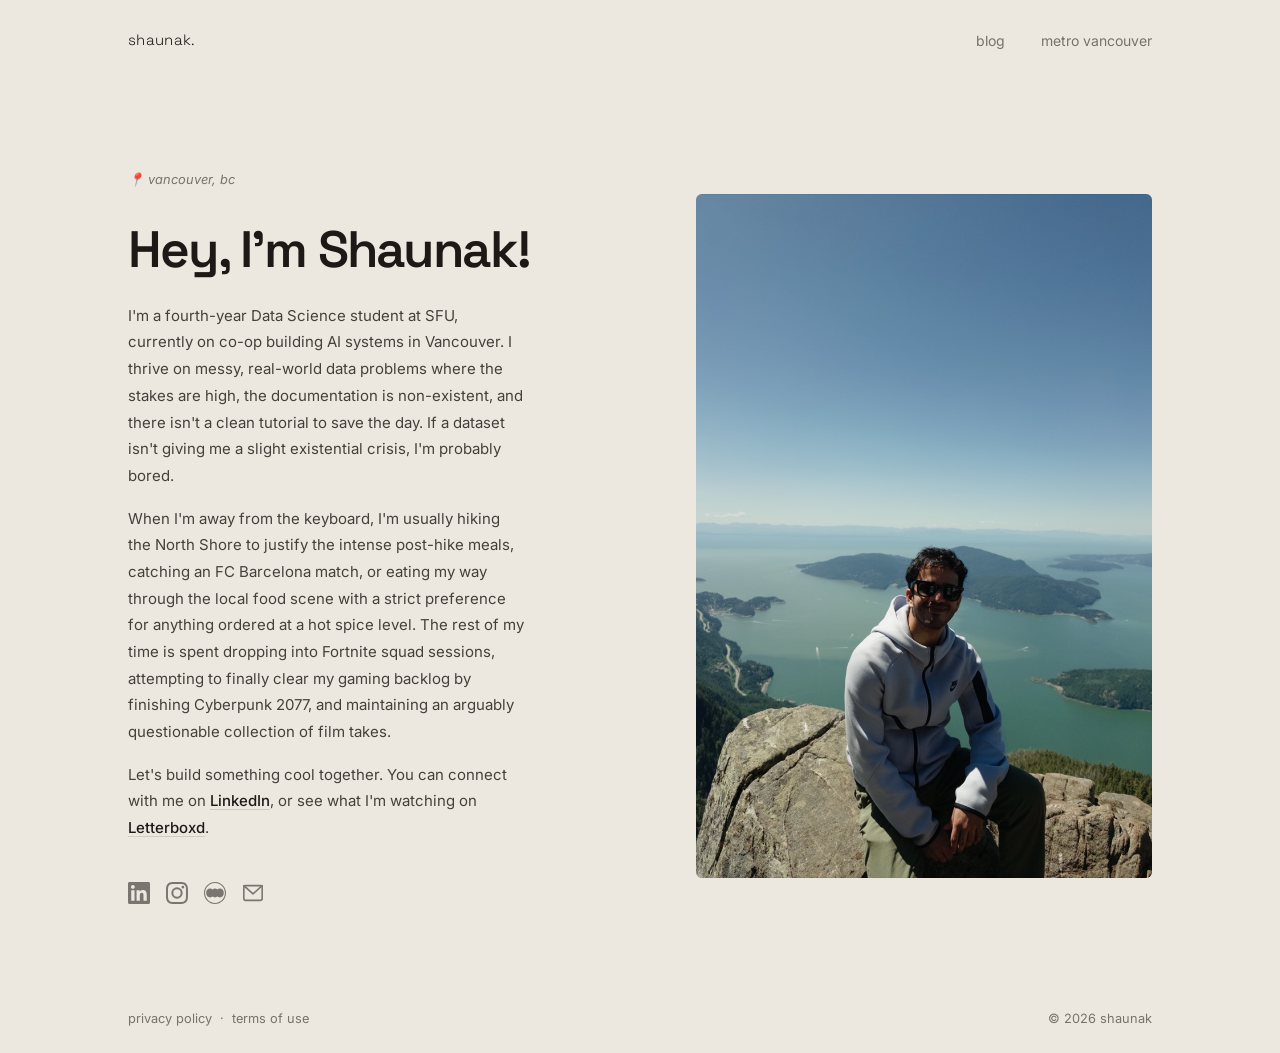
<file: index.html>
<!DOCTYPE html>
<html lang="en">
<head>
  <meta charset="UTF-8" />
  <meta name="viewport" content="width=device-width, initial-scale=1.0" />
  <title>Shaunak</title>
  <link rel="preconnect" href="https://fonts.googleapis.com" />
  <link rel="preconnect" href="https://fonts.gstatic.com" crossorigin />
  <link href="https://fonts.googleapis.com/css2?family=Space+Grotesk:wght@300;400;500;600&family=Inter:ital,wght@0,400;0,500;1,400&display=swap" rel="stylesheet" />
  <link rel="stylesheet" href="css/style.css" />
</head>
<body>

  <nav aria-label="Primary">
    <div class="nav-inner">
      <a href="index.html" class="nav-logo">shaunak.</a>
      <div class="nav-links">
        <a href="blog.html">blog</a>
        <a href="vancouver.html">metro vancouver</a>
      </div>
    </div>
  </nav>

  <main style="flex: 1;">
    <div class="hero-layout">
      <div class="col-left">
        <p class="location">&#x1F4CD; vancouver, bc</p>

        <h1>Hey, I'm Shaunak!</h1>

        <p class="bio">
          I'm a fourth-year Data Science student at SFU, currently on co-op building
          AI systems in Vancouver. I thrive on messy, real-world data problems where
          the stakes are high, the documentation is non-existent, and there isn't a
          clean tutorial to save the day. If a dataset isn't giving me a slight
          existential crisis, I'm probably bored.
        </p>
        <p class="bio">
          When I'm away from the keyboard, I'm usually hiking the North Shore to
          justify the intense post-hike meals, catching an FC Barcelona match, or
          eating my way through the local food scene with a strict preference for
          anything ordered at a hot spice level. The rest of my time is spent dropping
          into Fortnite squad sessions, attempting to finally clear my gaming backlog
          by finishing Cyberpunk 2077, and maintaining an arguably questionable
          collection of film takes.
        </p>
        <p class="bio">
          Let's build something cool together. You can connect with me on
          <a href="https://linkedin.com/in/YOUR_HANDLE" target="_blank" rel="noopener">LinkedIn</a>,
          or see what I'm watching on
          <a href="https://letterboxd.com/shaunopsis/" target="_blank" rel="noopener">Letterboxd</a>.
        </p>

        <div class="socials">
          <a class="social-icon" href="https://linkedin.com/in/YOUR_HANDLE"
             target="_blank" rel="noopener noreferrer" aria-label="LinkedIn">
            <svg width="22" height="22" viewBox="0 0 24 24" fill="currentColor">
              <path d="M20.447 20.452h-3.554v-5.569c0-1.328-.027-3.037-1.852-3.037-1.853 0-2.136 1.445-2.136 2.939v5.667H9.351V9h3.414v1.561h.046c.477-.9 1.637-1.85 3.37-1.85 3.601 0 4.267 2.37 4.267 5.455v6.286zM5.337 7.433c-1.144 0-2.063-.926-2.063-2.065 0-1.138.92-2.063 2.063-2.063 1.14 0 2.064.925 2.064 2.063 0 1.139-.925 2.065-2.064 2.065zm1.782 13.019H3.555V9h3.564v11.452zM22.225 0H1.771C.792 0 0 .774 0 1.729v20.542C0 23.227.792 24 1.771 24h20.451C23.2 24 24 23.227 24 22.271V1.729C24 .774 23.2 0 22.222 0h.003z"/>
            </svg>
          </a>
          <a class="social-icon" href="https://instagram.com/shaunakdoesntsharefood"
             target="_blank" rel="noopener noreferrer" aria-label="Instagram">
            <svg width="22" height="22" viewBox="0 0 24 24" fill="currentColor">
              <path d="M12 2.163c3.204 0 3.584.012 4.85.07 3.252.148 4.771 1.691 4.919 4.919.058 1.265.069 1.645.069 4.849 0 3.205-.012 3.584-.069 4.849-.149 3.225-1.664 4.771-4.919 4.919-1.266.058-1.644.07-4.85.07-3.204 0-3.584-.012-4.849-.07-3.26-.149-4.771-1.699-4.919-4.92-.058-1.265-.07-1.644-.07-4.849 0-3.204.013-3.583.07-4.849.149-3.227 1.664-4.771 4.919-4.919 1.266-.057 1.645-.069 4.849-.069zM12 0C8.741 0 8.333.014 7.053.072 2.695.272.273 2.69.073 7.052.014 8.333 0 8.741 0 12c0 3.259.014 3.668.072 4.948.2 4.358 2.618 6.78 6.98 6.98C8.333 23.986 8.741 24 12 24c3.259 0 3.668-.014 4.948-.072 4.354-.2 6.782-2.618 6.979-6.98.059-1.28.073-1.689.073-4.948 0-3.259-.014-3.667-.072-4.947-.196-4.354-2.617-6.78-6.979-6.98C15.668.014 15.259 0 12 0zm0 5.838a6.162 6.162 0 100 12.324 6.162 6.162 0 000-12.324zM12 16a4 4 0 110-8 4 4 0 010 8zm6.406-11.845a1.44 1.44 0 100 2.881 1.44 1.44 0 000-2.881z"/>
            </svg>
          </a>
          <a class="social-icon" href="https://letterboxd.com/shaunopsis/"
             target="_blank" rel="noopener noreferrer" aria-label="Letterboxd">
            <svg width="22" height="22" viewBox="0 0 24 24" fill="currentColor">
              <path d="M12 0C5.373 0 0 5.373 0 12s5.373 12 12 12 12-5.373 12-12S18.627 0 12 0zm0 1.2c5.96 0 10.8 4.84 10.8 10.8S17.96 22.8 12 22.8 1.2 17.96 1.2 12 6.04 1.2 12 1.2zM6.923 7.2A4.8 4.8 0 002.4 12a4.8 4.8 0 004.523 4.8 4.79 4.79 0 002.477-.87 4.79 4.79 0 002.6.87 4.79 4.79 0 002.6-.87A4.79 4.79 0 0017.077 16.8 4.8 4.8 0 0021.6 12a4.8 4.8 0 00-4.523-4.8 4.79 4.79 0 00-2.477.87A4.79 4.79 0 0012 7.2a4.79 4.79 0 00-2.6.87A4.79 4.79 0 006.923 7.2z"/>
            </svg>
          </a>
          <a class="social-icon" href="mailto:shaunak_sachdev@sfu.ca" aria-label="Email">
            <svg width="22" height="22" viewBox="0 0 24 24" fill="none"
                 stroke="currentColor" stroke-width="1.75"
                 stroke-linecap="round" stroke-linejoin="round">
              <rect x="2" y="4" width="20" height="16" rx="2"/>
              <polyline points="2,4 12,13 22,4"/>
            </svg>
          </a>
        </div>
      </div>

      <div class="col-right">
        <div class="photo-wrap" id="photoWrap">
          <img src="photo.jpg" alt="Shaunak" id="profileImg" />
        </div>
      </div>
    </div>
  </main>

  <footer>
    <div class="footer-inner">
      <div class="footer-left">
        <a href="#">privacy policy</a>
        <span>&middot;</span>
        <a href="#">terms of use</a>
      </div>
      <span>&copy; 2026 shaunak</span>
    </div>
  </footer>

  <script>
    document.getElementById('profileImg').addEventListener('error', function () {
      document.getElementById('photoWrap').innerHTML =
        '<div class="photo-ph">your photo here</div>';
    });
  </script>
</body>
</html>
</file>
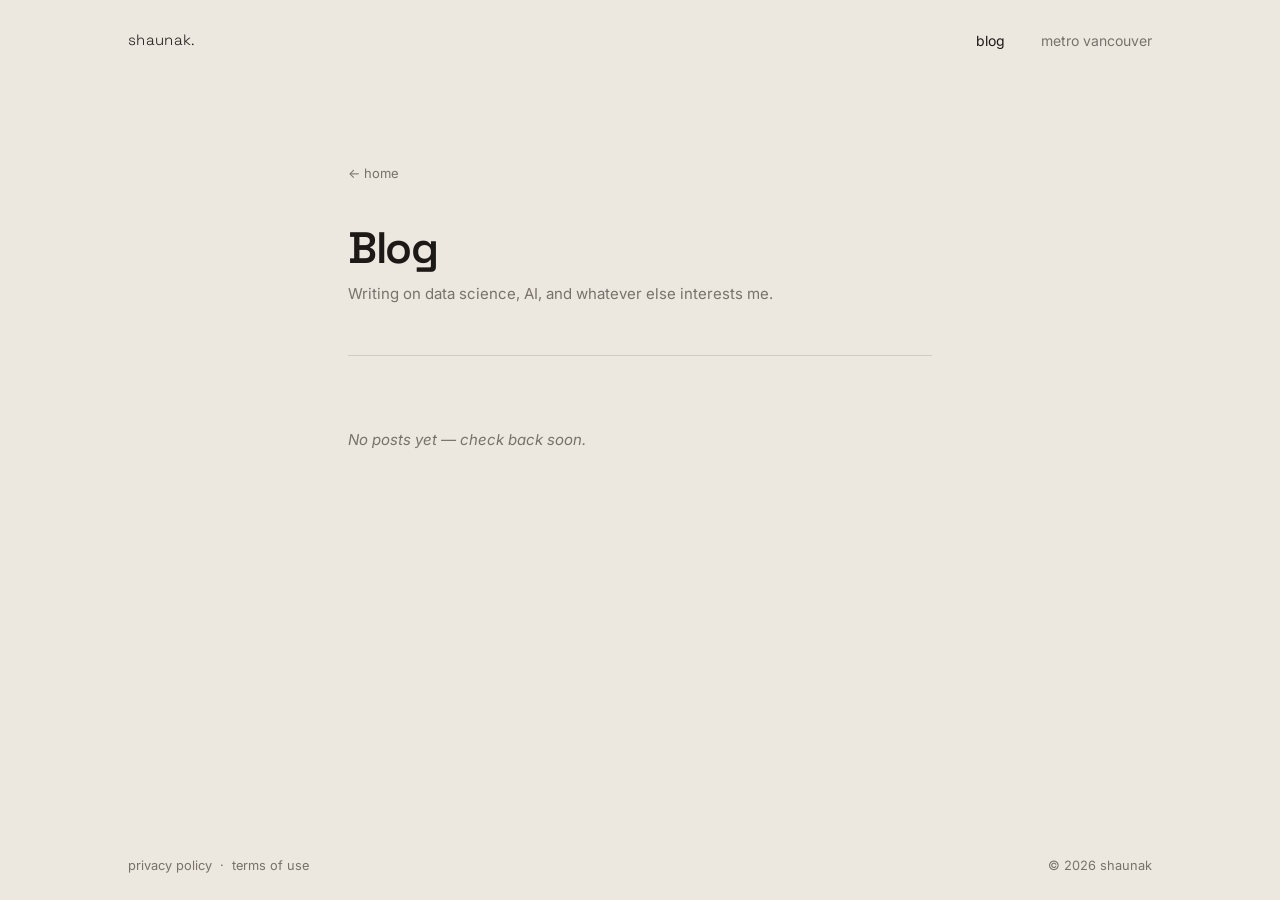
<file: blog.html>
<!DOCTYPE html>
<html lang="en">
<head>
  <meta charset="UTF-8" />
  <meta name="viewport" content="width=device-width, initial-scale=1.0" />
  <title>Blog — Shaunak</title>
  <link rel="preconnect" href="https://fonts.googleapis.com" />
  <link rel="preconnect" href="https://fonts.gstatic.com" crossorigin />
  <link href="https://fonts.googleapis.com/css2?family=Space+Grotesk:wght@300;400;500;600&family=Inter:ital,wght@0,400;0,500;1,400&display=swap" rel="stylesheet" />
  <link rel="stylesheet" href="css/style.css" />
</head>
<body>

  <nav aria-label="Primary">
    <div class="nav-inner">
      <a href="index.html" class="nav-logo">shaunak.</a>
      <div class="nav-links">
        <a href="blog.html" class="active">blog</a>
        <a href="vancouver.html">metro vancouver</a>
      </div>
    </div>
  </nav>

  <main style="flex: 1;">
    <div class="page-wrap">
      <a href="index.html" class="back-link">&larr; home</a>
      <h1 class="page-title">Blog</h1>
      <p class="page-subtitle">Writing on data science, AI, and whatever else interests me.</p>
      <hr class="page-divider" />

      <!--
      ════════════════════════════════════════════════════
      HOW TO ADD A BLOG POST
      ────────────────────────────────────────────────────
      1. Create a new file at posts/your-slug.html
      2. Duplicate the <article> template below, uncomment
         it, and fill in the date, title, link, and excerpt.
      3. Remove the empty-state div once you have posts.

      TEMPLATE:
      <article class="post-item">
        <time class="post-date" datetime="2026-09-01">September 1, 2026</time>
        <h2 class="post-title">
          <a href="posts/your-slug.html">Your Post Title</a>
        </h2>
        <p class="post-excerpt">
          One or two sentences describing what the post covers.
        </p>
      </article>
      ════════════════════════════════════════════════════
      -->

      <div class="empty-state">No posts yet — check back soon.</div>
    </div>
  </main>

  <footer>
    <div class="footer-inner">
      <div class="footer-left">
        <a href="#">privacy policy</a>
        <span>&middot;</span>
        <a href="#">terms of use</a>
      </div>
      <span>&copy; 2026 shaunak</span>
    </div>
  </footer>

</body>
</html>
</file>
<file: css/style.css>
:root {
  --bg:      #EDE8DF;
  --text:    #1C1917;
  --sub:     #44403C;
  --muted:   #78716C;
  --accent:  #16A34A;
  --border:  #D1CBC0;

  --font-d: 'Space Grotesk', system-ui, sans-serif;
  --font-b: 'Inter', system-ui, sans-serif;

  --max-w:      1120px;
  --content-w:   680px;
  --radius:        6px;
}

*, *::before, *::after { box-sizing: border-box; margin: 0; padding: 0; }
ul { list-style: none; }
img { display: block; max-width: 100%; height: auto; }

html { font-size: 16px; }

body {
  background: var(--bg);
  color: var(--text);
  font-family: var(--font-b);
  font-size: 0.9375rem;
  line-height: 1.65;
  -webkit-font-smoothing: antialiased;
  min-height: 100vh;
  display: flex;
  flex-direction: column;
}

a {
  color: inherit;
  text-decoration: underline;
  text-decoration-color: var(--border);
  text-underline-offset: 3px;
  transition: color 0.15s, text-decoration-color 0.15s;
}
a:hover { color: var(--accent); text-decoration-color: var(--accent); }
a:focus-visible {
  outline: 2px solid var(--accent);
  outline-offset: 3px;
  border-radius: 2px;
}

@media (prefers-reduced-motion: reduce) {
  *, *::before, *::after { transition: none !important; animation: none !important; }
}

/* ── Nav ── */
nav { padding: 1.75rem 0; }

.nav-inner {
  max-width: var(--max-w);
  margin: 0 auto;
  padding: 0 3rem;
  display: flex;
  align-items: center;
  justify-content: space-between;
}

.nav-logo {
  font-family: var(--font-d);
  font-weight: 300;
  font-size: 0.9375rem;
  letter-spacing: 0.02em;
  text-decoration: none;
  color: var(--text);
}
.nav-logo:hover { color: var(--accent); }

.nav-links { display: flex; gap: 2.25rem; }
.nav-links a {
  font-size: 0.875rem;
  color: var(--muted);
  text-decoration: none;
  transition: color 0.15s;
}
.nav-links a:hover,
.nav-links a.active { color: var(--text); }

/* ── Footer ── */
footer { padding: 1.5rem 0; }

.footer-inner {
  max-width: var(--max-w);
  margin: 0 auto;
  padding: 0 3rem;
  display: flex;
  align-items: center;
  justify-content: space-between;
  font-size: 0.8rem;
  color: var(--muted);
}
.footer-left { display: flex; align-items: center; gap: 0.5rem; }
.footer-inner a { color: var(--muted); text-decoration: none; }
.footer-inner a:hover { color: var(--text); }

/* ── Homepage hero ── */
.hero-layout {
  max-width: var(--max-w);
  margin: 0 auto;
  padding: 5.5rem 3rem 5rem;
  display: grid;
  grid-template-columns: 1fr 1fr;
  gap: 7rem;
  align-items: center;
  min-height: calc(100vh - 148px);
}

.location {
  font-size: 0.8rem;
  color: var(--muted);
  font-style: italic;
  margin-bottom: 2rem;
}

h1 {
  font-family: var(--font-d);
  font-size: clamp(2.25rem, 4vw, 3.25rem);
  font-weight: 600;
  letter-spacing: -0.035em;
  line-height: 1.08;
  margin-bottom: 1.6rem;
}

.bio {
  color: var(--sub);
  line-height: 1.78;
  max-width: 44ch;
}
.bio a { font-weight: 500; color: var(--text); }
.bio + .bio { margin-top: 1rem; }

.socials {
  display: flex;
  gap: 1rem;
  margin-top: 2.5rem;
  align-items: center;
}
.social-icon {
  display: inline-flex;
  color: var(--text);
  text-decoration: none;
  opacity: 0.55;
  transition: opacity 0.15s;
}
.social-icon:hover { opacity: 1; text-decoration: none; }

.photo-wrap {
  width: 100%;
  aspect-ratio: 2 / 3;
  border-radius: var(--radius);
  overflow: hidden;
  background: #C9C3B8;
}
.photo-wrap img {
  width: 100%;
  height: 100%;
  object-fit: cover;
  object-position: center top;
}
.photo-ph {
  width: 100%;
  height: 100%;
  display: flex;
  align-items: center;
  justify-content: center;
  font-family: var(--font-d);
  font-size: 0.75rem;
  color: var(--muted);
  letter-spacing: 0.1em;
  text-transform: uppercase;
}

/* ── Inner pages ── */
.page-wrap {
  max-width: var(--content-w);
  margin: 0 auto;
  padding: 5rem 3rem 6rem;
}

.back-link {
  display: inline-block;
  font-size: 0.8125rem;
  color: var(--muted);
  text-decoration: none;
  margin-bottom: 2.5rem;
  transition: color 0.15s;
}
.back-link:hover { color: var(--text); }

.page-title {
  font-family: var(--font-d);
  font-size: clamp(2rem, 5vw, 2.75rem);
  font-weight: 600;
  letter-spacing: -0.03em;
  line-height: 1.1;
  margin-bottom: 0.6rem;
}

.page-subtitle {
  color: var(--muted);
  font-size: 0.9375rem;
  margin-bottom: 3rem;
}

.page-divider {
  border: none;
  border-top: 1px solid var(--border);
  margin-bottom: 2.5rem;
}

/* ── Blog posts ── */
article.post-item {
  padding: 1.75rem 0;
  border-bottom: 1px solid var(--border);
}
article.post-item:first-of-type { border-top: 1px solid var(--border); }

.post-date {
  display: block;
  font-size: 0.8rem;
  color: var(--muted);
  font-style: italic;
  margin-bottom: 0.4rem;
}
.post-title {
  font-family: var(--font-d);
  font-size: 1.0625rem;
  font-weight: 500;
  letter-spacing: -0.01em;
  margin-bottom: 0.4rem;
  line-height: 1.3;
}
.post-title a { text-decoration: none; color: var(--text); }
.post-title a:hover { color: var(--accent); }

.post-excerpt {
  font-size: 0.875rem;
  color: var(--sub);
  line-height: 1.65;
}

.empty-state {
  padding: 2rem 0;
  font-style: italic;
  color: var(--muted);
}

/* ── Map ── */
#map {
  width: 100%;
  height: 440px;
  border-radius: var(--radius);
  border: 1px solid var(--border);
  margin-bottom: 1.5rem;
  z-index: 0;
}

.site-popup .leaflet-popup-content-wrapper {
  background: var(--bg) !important;
  border: 1px solid var(--border) !important;
  border-radius: var(--radius) !important;
  box-shadow: 0 4px 20px rgba(0,0,0,0.10) !important;
  font-family: var(--font-b) !important;
  padding: 0 !important;
}
.site-popup .leaflet-popup-content {
  margin: 0.8rem 1rem !important;
  line-height: 1.5 !important;
}
.site-popup .leaflet-popup-tip {
  background: var(--bg) !important;
}
.site-popup .leaflet-popup-close-button {
  color: var(--muted) !important;
}

.popup-name {
  font-family: var(--font-d);
  font-weight: 500;
  font-size: 0.875rem;
  color: var(--text);
  display: block;
}
.popup-cat {
  font-size: 0.7rem;
  color: var(--muted);
  text-transform: uppercase;
  letter-spacing: 0.07em;
  display: block;
  margin: 3px 0 7px;
}
.popup-note {
  font-size: 0.8125rem;
  color: var(--sub);
  line-height: 1.55;
  max-width: 185px;
  margin: 0;
}

/* ── Filter pills ── */
.filters {
  display: flex;
  flex-wrap: wrap;
  gap: 0.5rem;
  margin-bottom: 2.5rem;
}

.pill {
  padding: 0.28rem 0.85rem;
  border: 1px solid var(--border);
  border-radius: 100px;
  font-size: 0.8125rem;
  color: var(--muted);
  background: transparent;
  cursor: pointer;
  font-family: var(--font-b);
  transition: background 0.15s, color 0.15s, border-color 0.15s;
  user-select: none;
  letter-spacing: 0.01em;
}
.pill:hover { color: var(--text); border-color: var(--sub); }
.pill.active {
  background: var(--text);
  border-color: var(--text);
  color: var(--bg);
}

/* ── Spot list ── */
.spot-list { display: flex; flex-direction: column; }

.spot-item {
  display: flex;
  align-items: flex-start;
  justify-content: space-between;
  gap: 1rem;
  padding: 1.2rem 0;
  border-bottom: 1px solid var(--border);
  cursor: pointer;
}
.spot-item:first-child { border-top: 1px solid var(--border); }
.spot-item:hover .spot-name { color: var(--accent); }

.spot-left { flex: 1; min-width: 0; }

.spot-name {
  font-family: var(--font-d);
  font-size: 0.9375rem;
  font-weight: 500;
  color: var(--text);
  line-height: 1.3;
  transition: color 0.15s;
}
.spot-note {
  font-size: 0.8125rem;
  color: var(--muted);
  margin-top: 0.25rem;
  line-height: 1.55;
}
.spot-tag {
  font-size: 0.7rem;
  color: var(--muted);
  border: 1px solid var(--border);
  border-radius: 100px;
  padding: 0.15rem 0.55rem;
  text-transform: uppercase;
  letter-spacing: 0.07em;
  white-space: nowrap;
  align-self: center;
  flex-shrink: 0;
}

/* ── Coord toast ── */
.coord-toast {
  position: fixed;
  bottom: 1.5rem;
  left: 50%;
  transform: translateX(-50%) translateY(0);
  background: var(--text);
  color: var(--bg);
  font-family: var(--font-b);
  font-size: 0.75rem;
  padding: 0.5rem 1rem;
  border-radius: 100px;
  z-index: 9999;
  pointer-events: none;
  white-space: nowrap;
  animation: toastIn 2.8s ease forwards;
}
@keyframes toastIn {
  0%   { opacity: 0; transform: translateX(-50%) translateY(6px); }
  12%  { opacity: 1; transform: translateX(-50%) translateY(0); }
  80%  { opacity: 1; }
  100% { opacity: 0; }
}

/* ── Mobile ── */
@media (max-width: 760px) {
  .nav-inner,
  .footer-inner { padding: 0 1.5rem; }

  .hero-layout {
    grid-template-columns: 1fr;
    gap: 2.5rem;
    padding: 3rem 1.5rem 4rem;
    min-height: auto;
  }
  .col-left  { order: 2; }
  .col-right { order: 1; }
  .photo-wrap { aspect-ratio: 4 / 3; }
  h1 { font-size: 2.25rem; }

  .page-wrap { padding: 3.5rem 1.5rem 5rem; }

  #map { height: 300px; }

  .spot-item { flex-direction: column; gap: 0.4rem; }
  .spot-tag  { align-self: flex-start; }
}
</file>
